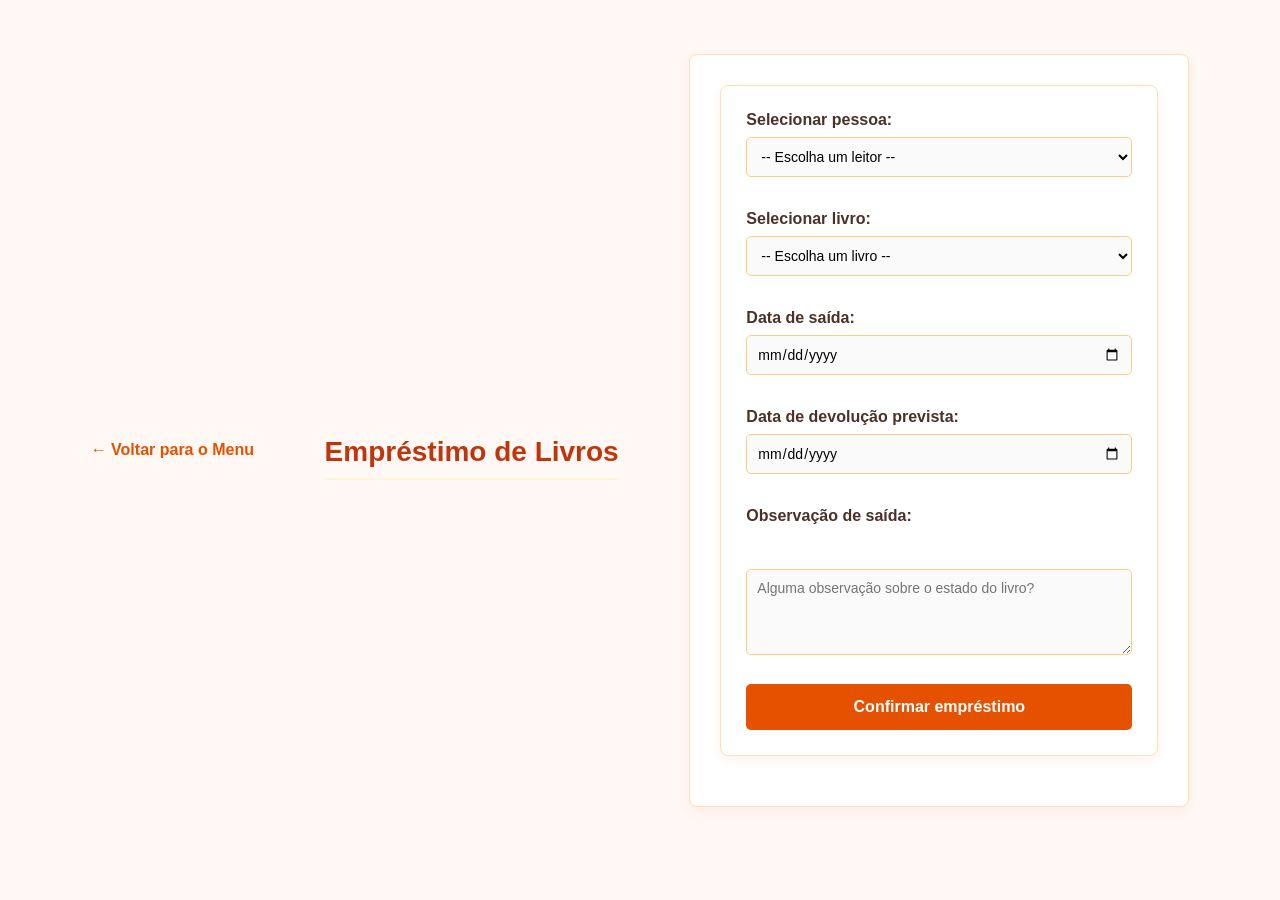
<file: BlibiOS/cadastrar-emprestimos.html>
<!DOCTYPE html>
<html lang="pt-BR">
<head>
    <meta charset="UTF-8">
    <title>BibliOS - Emprestimos</title>
    <link rel="stylesheet" href="style.css">
</head>
<body>
  <a href="index.php" class="link-voltar">← Voltar para o Menu</a>
    <h3 class="titulo-pagina-cadastro"> Empréstimo de Livros</h3>
<div class="caixa-formulario">
 <form action="salvar_emprestimo.php" method="post">
  <label for="leitor">Selecionar pessoa:</label>
  <select name="leitor" id="leitor" required>
    <option value="">-- Escolha um leitor --</option>
    <option value="1">João Silva</option>
    <option value="2">Maria Oliveira</option>
  </select>
  <br><br>
  <label for="livro">Selecionar livro:</label>
  <select name="livro" id="livro" required>
    <option value="">-- Escolha um livro --</option>
    <option value="1">O Senhor dos Anéis</option>
    <option value="2">1984 - George Orwell</option>
  </select>
  <br><br>
  <label for="data_saida">Data de saída:</label>
  <input type="date" id="data_saida" name="data_saida" required>
  <br><br>
  <label for="data_prevista">Data de devolução prevista:</label>
  <input type="date" id="data_prevista" name="data_prevista" required>
  <br><br>
  <label for="observacao_saida">Observação de saída:</label>
  <br><br>
  <textarea id="observacao_saida" name="observacao_saida" rows="4" placeholder="Alguma observação sobre o estado do livro?"></textarea>

  <button type="submit">Confirmar empréstimo</button>
  </form>
</div>
<br><br>
</body>
</html>
</file>
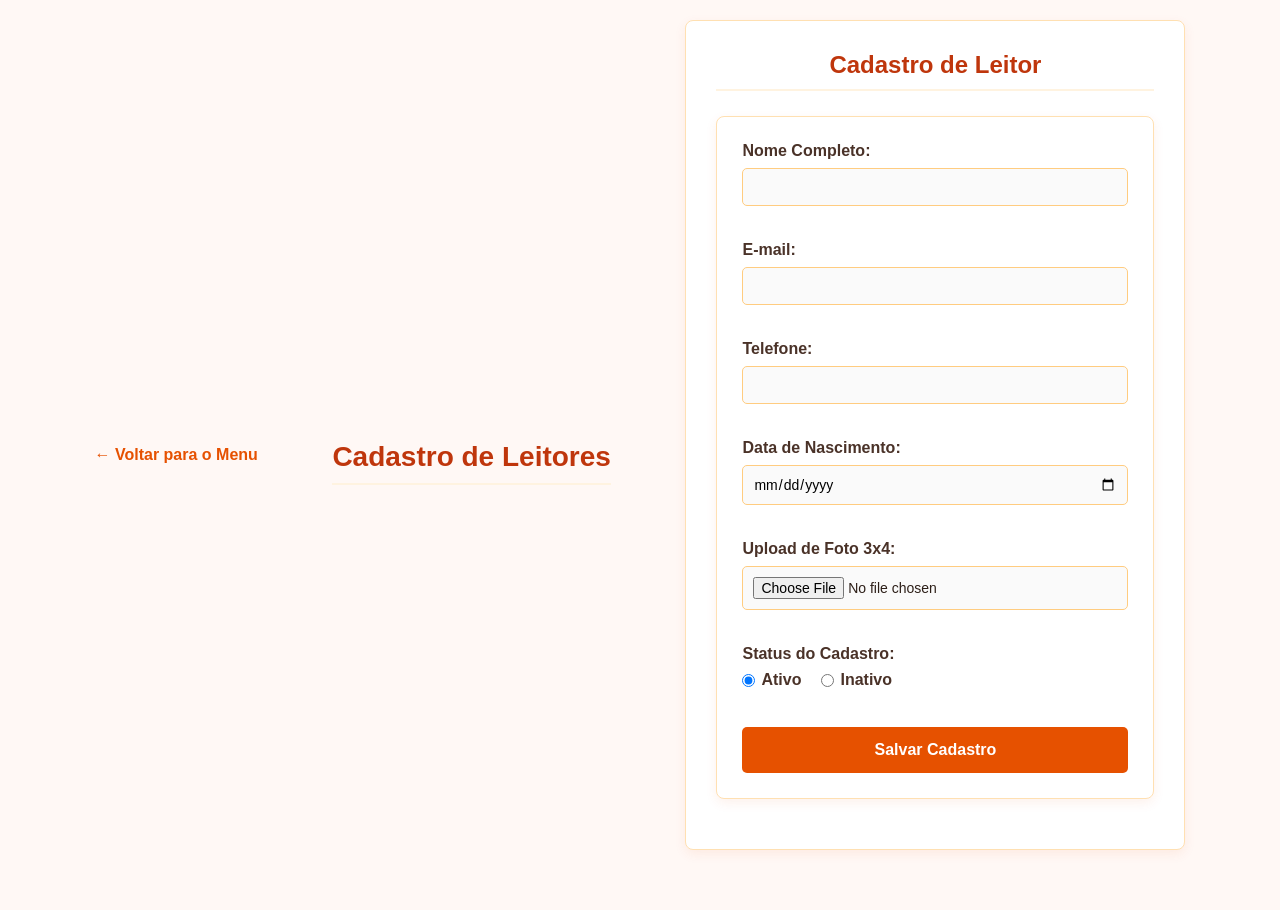
<file: BlibiOS/cadastro-leitores.html>
<!DOCTYPE html>
<html lang="pt-BR">
<head>
    <meta charset="UTF-8">
    <title>BibliOS - Cadastro de Leitores</title>
    <link rel="stylesheet" href="style.css">
</head>
<body>
    
    <a href="index.php" class="link-voltar">← Voltar para o Menu</a>
    
    <h3 class="titulo-pagina-cadastro"> Cadastro de Leitores</h3>
    <div class="caixa-formulario">
        <h2 class="titulo-formulario">Cadastro de Leitor</h2>
        
        <form action="leitor.php" method="POST" enctype="multipart/form-data">
            
            <div class="campo-grupo">
                <label for="nome" class="rotulo-principal">Nome Completo:</label>
                <input type="text" id="nome" name="nome_completo" class="caixa-entrada" required>
            </div>

            <div class="campo-grupo">
                <label for="email" class="rotulo-principal">E-mail:</label>
                <input type="email" id="email" name="email" class="caixa-entrada" required>
            </div>

            <div class="campo-grupo">
                <label for="telefone" class="rotulo-principal">Telefone:</label>
                <input type="tel" id="telefone" name="telefone" class="caixa-entrada" required>
            </div>

            <div class="campo-grupo">
                <label for="nascimento" class="rotulo-principal">Data de Nascimento:</label>
                <input type="date" id="nascimento" name="data_nascimento" class="caixa-entrada" required>
            </div>

            <div class="campo-grupo">
                <label for="foto" class="rotulo-principal">Upload de Foto 3x4:</label>
                <input type="file" id="foto" name="foto_leitor" class="caixa-entrada" accept="image/*" required>
            </div>

            <div class="campo-grupo">
                <label class="rotulo-principal">Status do Cadastro:</label>
                <div class="grupo-radio">
                    <label class="opcao-radio">
                        <input type="radio" name="status_leitor" value="Ativo" checked> Ativo
                    </label>
                    <label class="opcao-radio">
                        <input type="radio" name="status_leitor" value="Inativo"> Inativo
                    </label>
                </div>
            </div>

            <button type="submit" class="botao-salvar">Salvar Cadastro</button>

        </form>
    </div>

</body>
</html>

</html>
</file>
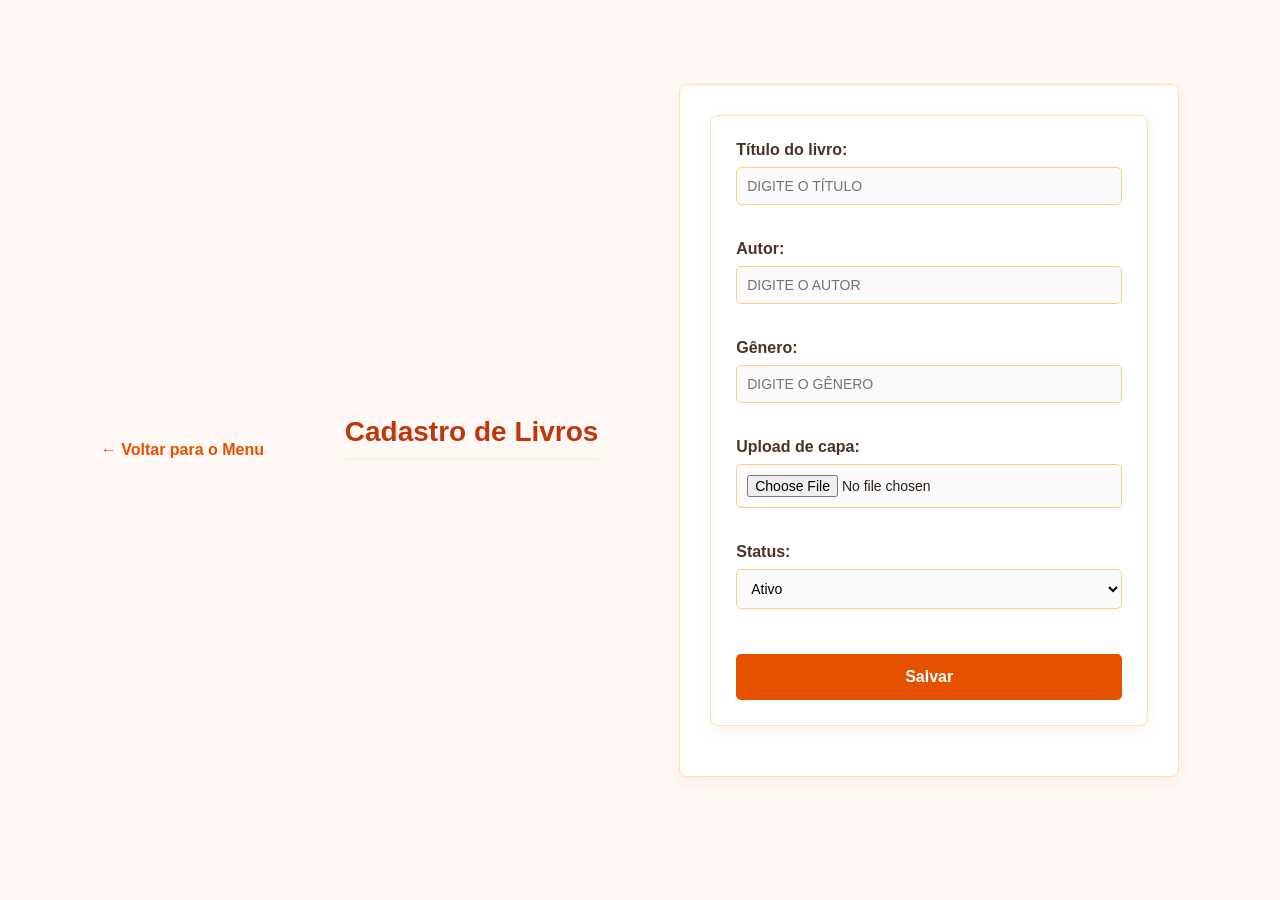
<file: BlibiOS/cadastro-livros.html>
<!DOCTYPE html>
<html lang="pt-BR">
<head>
    <meta charset="UTF-8">
    <title>BibliOS - Cadastro de Livros</title>
    <link rel="stylesheet" href="style.css">
</head>
<body>

    <a href="index.php" class="link-voltar">← Voltar para o Menu</a>

    
    <h1 class="titulo-pagina-cadastro">Cadastro de Livros</h1>

  
    <div class="caixa-formulario">
        
        <form action="salvar.php" method="post" enctype="multipart/form-data">
            
            <div class="campo-grupo">
                <label for="titulo" class="rotulo-principal">Título do livro:</label>
                <input type="text" id="titulo" name="titulo" class="caixa-entrada" placeholder="DIGITE O TÍTULO" required>
            </div>

            <div class="campo-grupo">
                <label for="autor" class="rotulo-principal">Autor:</label>
                <input type="text" id="autor" name="autor" class="caixa-entrada" placeholder="DIGITE O AUTOR" required>
            </div>

            <div class="campo-grupo">
                <label for="genero" class="rotulo-principal">Gênero:</label>
                <input type="text" id="genero" name="genero" class="caixa-entrada" placeholder="DIGITE O GÊNERO" required>
            </div>

            <div class="campo-grupo">
                <label for="capa" class="rotulo-principal">Upload de capa:</label>
                <input type="file" id="capa" name="capa" class="caixa-entrada" required>
            </div>

            <div class="campo-grupo">
                <label for="status" class="rotulo-principal">Status:</label>
              
                <select name="status" id="status" class="caixa-entrada" required>
                    <option value="ativo">Ativo</option>
                    <option value="inativo">Inativo</option>
                </select>
            </div>

            <button type="submit" class="botao-salvar">Salvar</button>
            
        </form>
        
    </div>

</body>
</html>
</file>
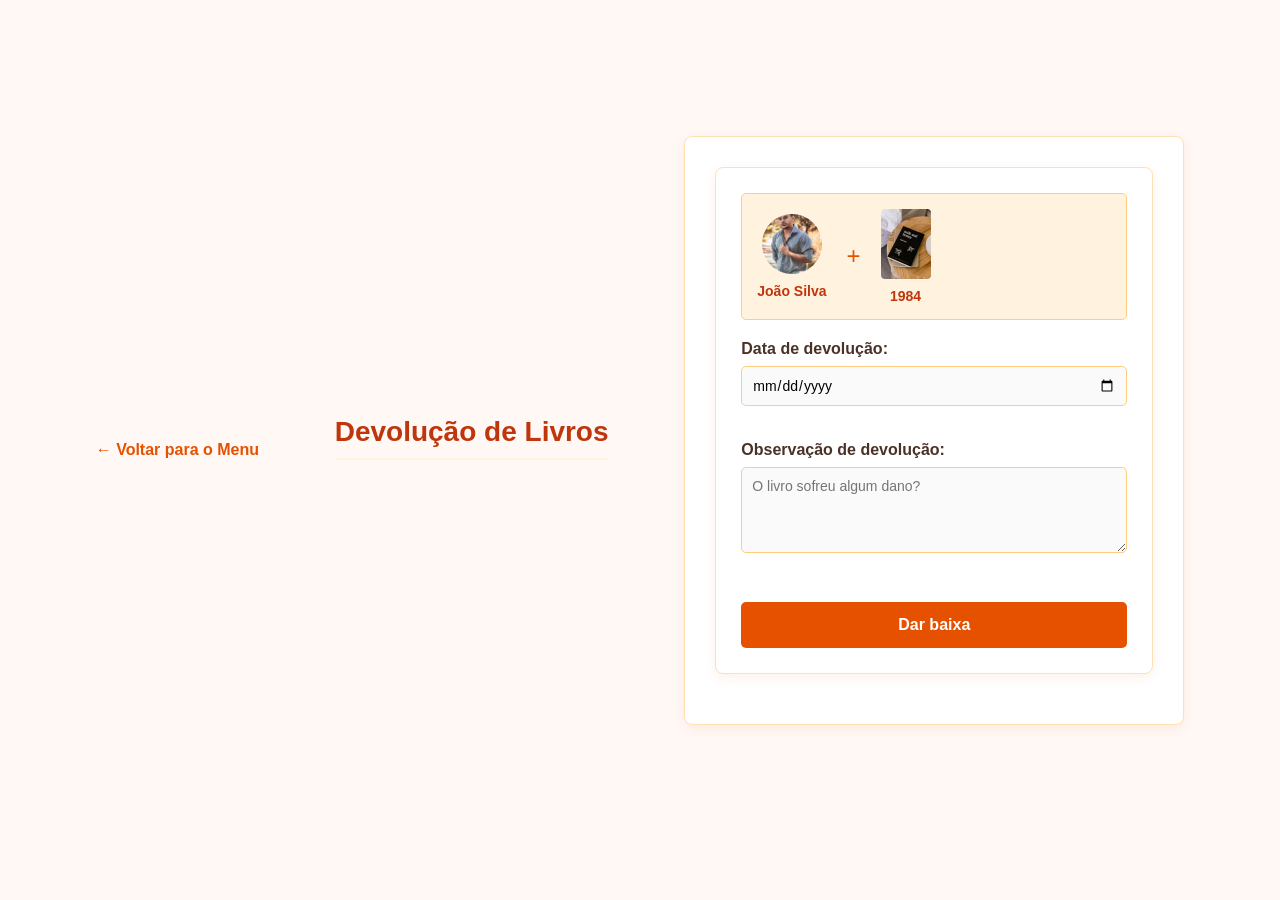
<file: BlibiOS/devolucao-livros.html>
<!DOCTYPE html>
<html lang="pt-BR">
<head>
    <!-- RESOLVE O BUG DOS CARACTERES ESTRANHOS (Acentuação) -->
    <meta charset="UTF-8">
    <title>BibliOS - Devolução de Livros</title>
    <link rel="stylesheet" href="style.css">
</head>
<body>

    <a href="index.php" class="link-voltar">← Voltar para o Menu</a>

    <h1 class="titulo-pagina-cadastro">Devolução de Livros</h1>

    <div class="caixa-formulario">
        
        <form action="salvar_devolucao.php" method="post">
          
            <!-- Bloco de resumo com as imagens e nomes lado a lado -->
            <div class="resumo-devolucao">
                <div class="resumo-item">
                    <img src="foto.jpg" alt="Foto do Leitor" width="60" height="60" class="foto-perfil">
                    <p>João Silva</p>
                </div>
                
                <div class="sinal-mais">+</div>
                
                <div class="resumo-item">
                    <img src="capa.jpg" alt="Capa do Livro" width="50" height="70" class="capa-livro">
                    <p>1984</p>
                </div>
            </div>

            <div class="campo-grupo">
                <label for="data_devolucao" class="rotulo-principal">Data de devolução:</label>
                <input type="date" id="data_devolucao" name="data_devolucao" class="caixa-entrada" required>
            </div>

            <div class="campo-grupo">
                <label for="observacao_devolucao" class="rotulo-principal">Observação de devolução:</label>
                <textarea id="observacao_devolucao" name="observacao_devolucao" class="caixa-textarea" rows="4" placeholder="O livro sofreu algum dano?"></textarea>
            </div>

            <button type="submit" class="botao-salvar">Dar baixa</button>
            
        </form>
        
    </div>

</body>
</html>
</file>
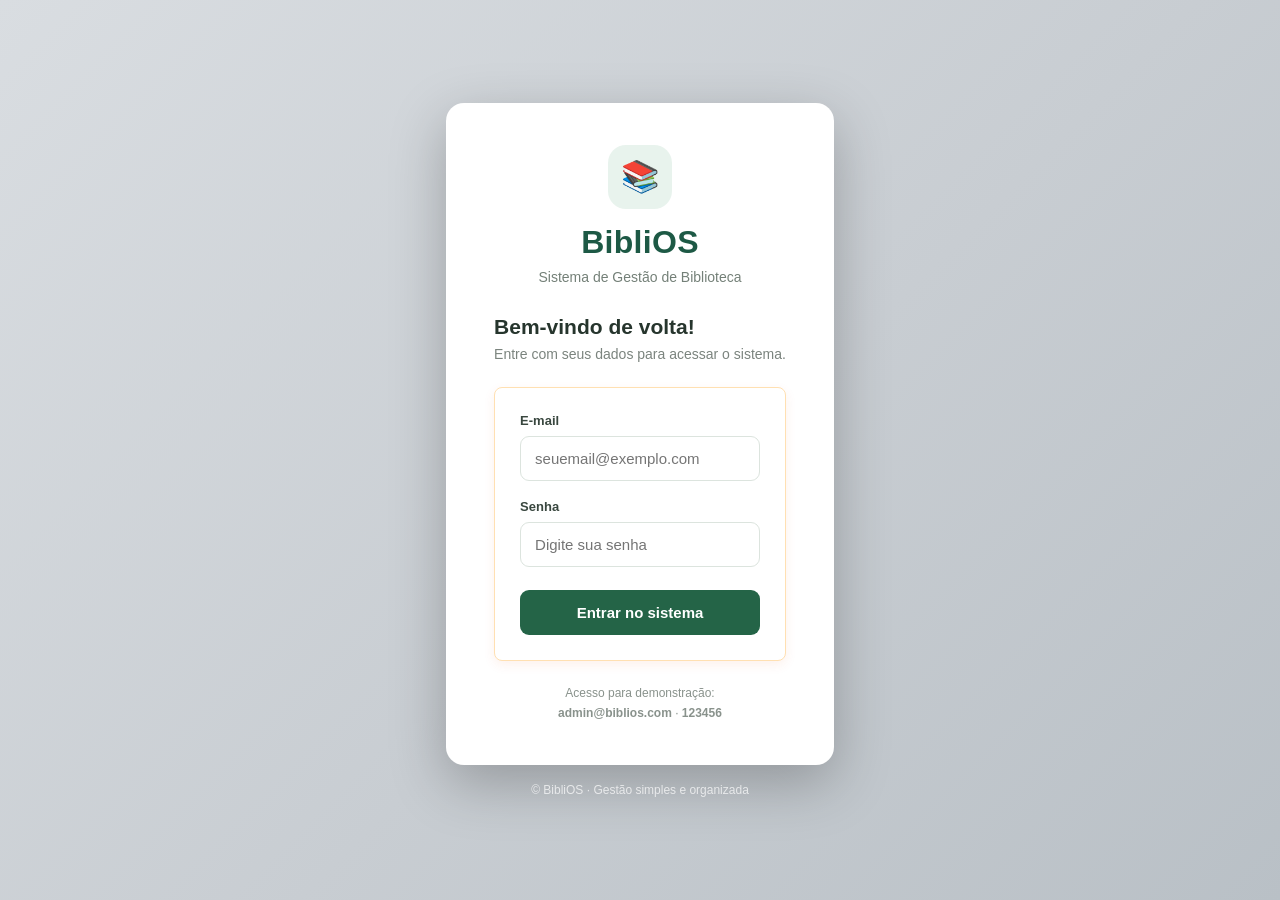
<file: BlibiOS/login.html>
<!DOCTYPE html>
<html lang="pt-BR">
<head>
  <meta charset="UTF-8">
  <meta name="viewport" content="width=device-width, initial-scale=1.0">
  <title>BibliOS | Login</title>
  <link rel="stylesheet" href="style.css">
</head>
<body class="login-page">
  <main>
    <section class="login-card">
      <div class="login-brand">
        <div class="login-icon">📚</div>
        <h1>BibliOS</h1>
        <p>Sistema de Gestão de Biblioteca</p>
      </div>
      <h2>Bem-vindo de volta!</h2>
      <p class="login-intro">Entre com seus dados para acessar o sistema.</p>
      <div class="login-error" id="loginError" role="alert">E-mail ou senha incorretos. Tente novamente.</div>
      <form id="loginForm">
        <div class="login-field">
          <label for="email">E-mail</label>
          <input type="email" id="email" placeholder="seuemail@exemplo.com" autocomplete="username" required>
        </div>
        <div class="login-field">
          <label for="senha">Senha</label>
          <input type="password" id="senha" placeholder="Digite sua senha" autocomplete="current-password" required>
        </div>
        <button class="login-submit" type="submit">Entrar no sistema</button>
      </form>
      <p class="login-demo">Acesso para demonstração:<br><strong>admin@biblios.com</strong> · <strong>123456</strong></p>
    </section>
    <p class="login-footer">© BibliOS · Gestão simples e organizada</p>
  </main>
  <script>
    document.getElementById('loginForm').addEventListener('submit', function(event) {
      event.preventDefault();
      const email = document.getElementById('email').value.trim().toLowerCase();
      const senha = document.getElementById('senha').value;
      if (email === 'admin@biblios.com' && senha === '123456') {
        window.location.href = 'painel.html';
      } else {
        document.getElementById('loginError').style.display = 'block';
      }
    });
  </script>
</body>
</html>
</file>
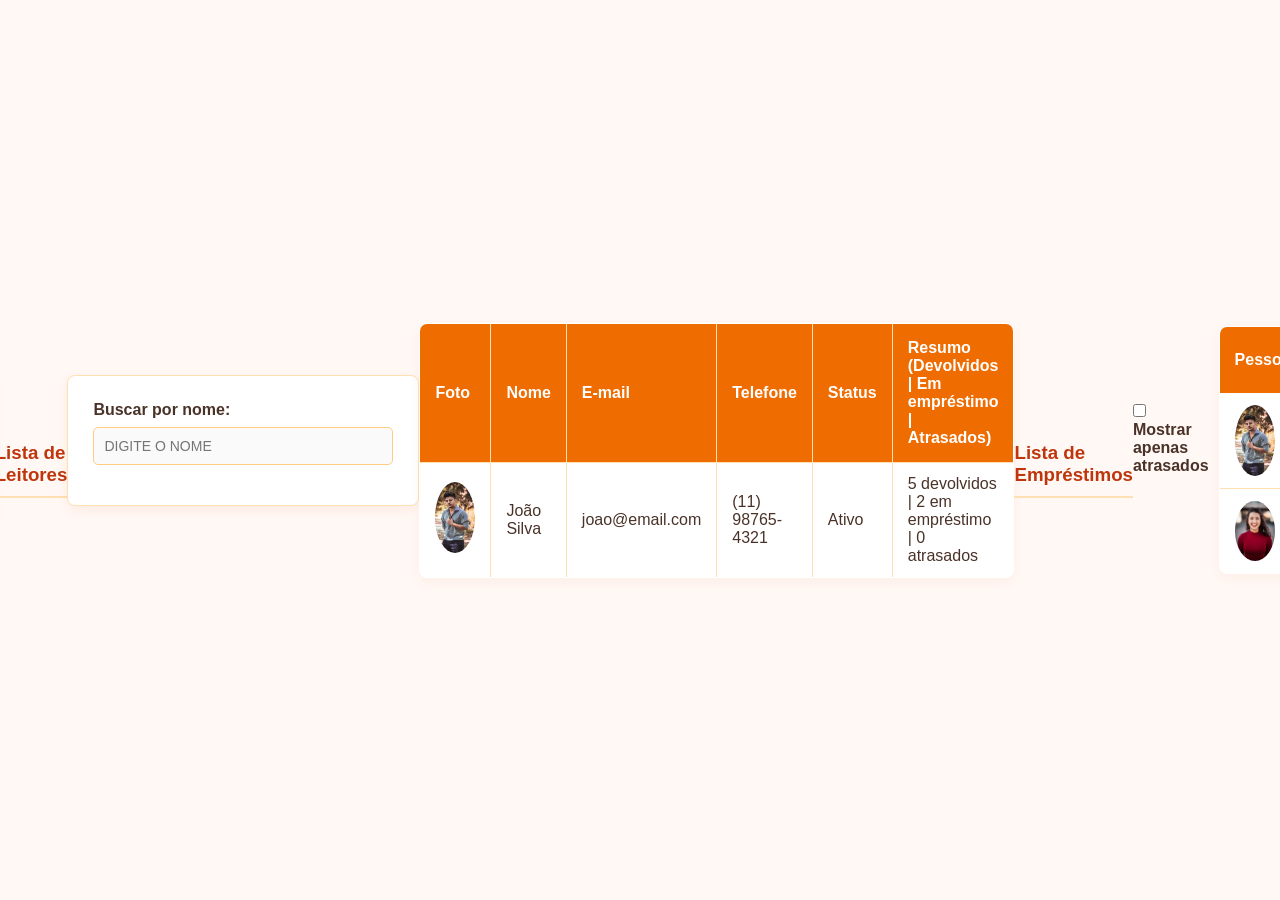
<file: BlibiOS/painel.html>
<!DOCTYPE html>
<html lang="pt-BR">
<head>
    <meta charset="UTF-8">
    <title>BibliOS - Painel</title>
    <link rel="stylesheet" href="style.css">
</head>
<body>
    <a href="index.php" class="link-voltar">← Sair</a>

    <h1 class="titulo-sistema">BibliOS</h1>
    <p class="subtitulo-sistema">Sistema de Gestão de Biblioteca</p>

    <a href="leitores.html" class="menu-card">
                <span class="icone-card">👨‍👩‍👧‍👦</span>
                <span class="texto-card">leitores</span>
            </a>
    <a href="leitores.html" class="menu-card">
                <span class="icone-card"></span>
                <span class="texto-card">Emprestimos</span>
            </a>
    <a href="leitores.html" class="menu-card">
                <span class="icone-card">📚</span>
                <span class="texto-card">Acervo</span>
            </a>
<h3> Lista de Leitores</h3>
<form>

<label for="busca">Buscar por nome:</label>
<input type="text" id="busca" name="busca" placeholder="DIGITE O NOME">
</form>
<br><br>

<table border="5">
  <tr>
    <th>Foto</th>
    <th>Nome</th>
    <th>E-mail</th>
    <th>Telefone</th>
    <th>Status</th>
    <th>Resumo (Devolvidos | Em empréstimo | Atrasados)</th>
  </tr>
  <tr>
    <td><img src="foto.jpg" alt="Foto" width="40"></td>
    <td>João Silva</td>
    <td>joao@email.com</td>
    <td>(11) 98765-4321</td>
    <td>Ativo</td>
    <td>5 devolvidos | 2 em empréstimo | 0 atrasados</td>
  </tr>
</table>
<br><br>
<h3>Lista de Empréstimos</h3>

<form class="filtro-simples">
  <label for="filtro_atrasados">
    <input type="checkbox" id="filtro_atrasados" name="filtro_atrasados"> 
    Mostrar apenas atrasados
  </label>
</form>

<table>
  <tr>
    <th>Pessoa</th>
    <th>Livro</th>
    <th>Data de Saída</th>
    <th>Data Prevista</th>
    <th>Situação</th>
  </tr>
  <tr>
    <td>
      <div class="info-tabela">
        <img src="foto.jpg" alt="Foto" width="40" class="foto-perfil"> 
        João Silva
      </div>
    </td>
    <td>
      <div class="info-tabela">
        <img src="capa.jpg" alt="Capa" width="30" class="capa-livro"> 
        O Senhor dos Anéis
      </div>
    </td>
    <td>10/10/2023</td>
    <td>24/10/2023</td>
    <td><span class="badge entregue">Entregue</span></td>
  </tr>
  <tr>
    <td>
      <div class="info-tabela">
        <img src="foto2.jpg" alt="Foto" width="40" class="foto-perfil"> 
        Maria Oliveira
      </div>
    </td>
    <td>
      <div class="info-tabela">
        <img src="capa2.jpg" alt="Capa" width="30" class="capa-livro"> 
        Casa assombrada
      </div>
    </td>
    <td>01/10/2023</td>
    <td>15/10/2023</td>
    <td><span class="badge atrasado">Atrasado</span></td>
  </tr>
</table>

<br><br>

</body>
<footer>
    <a href="quem-somos.html">Quem somos nós</a>
</footer>
</html>
</file>
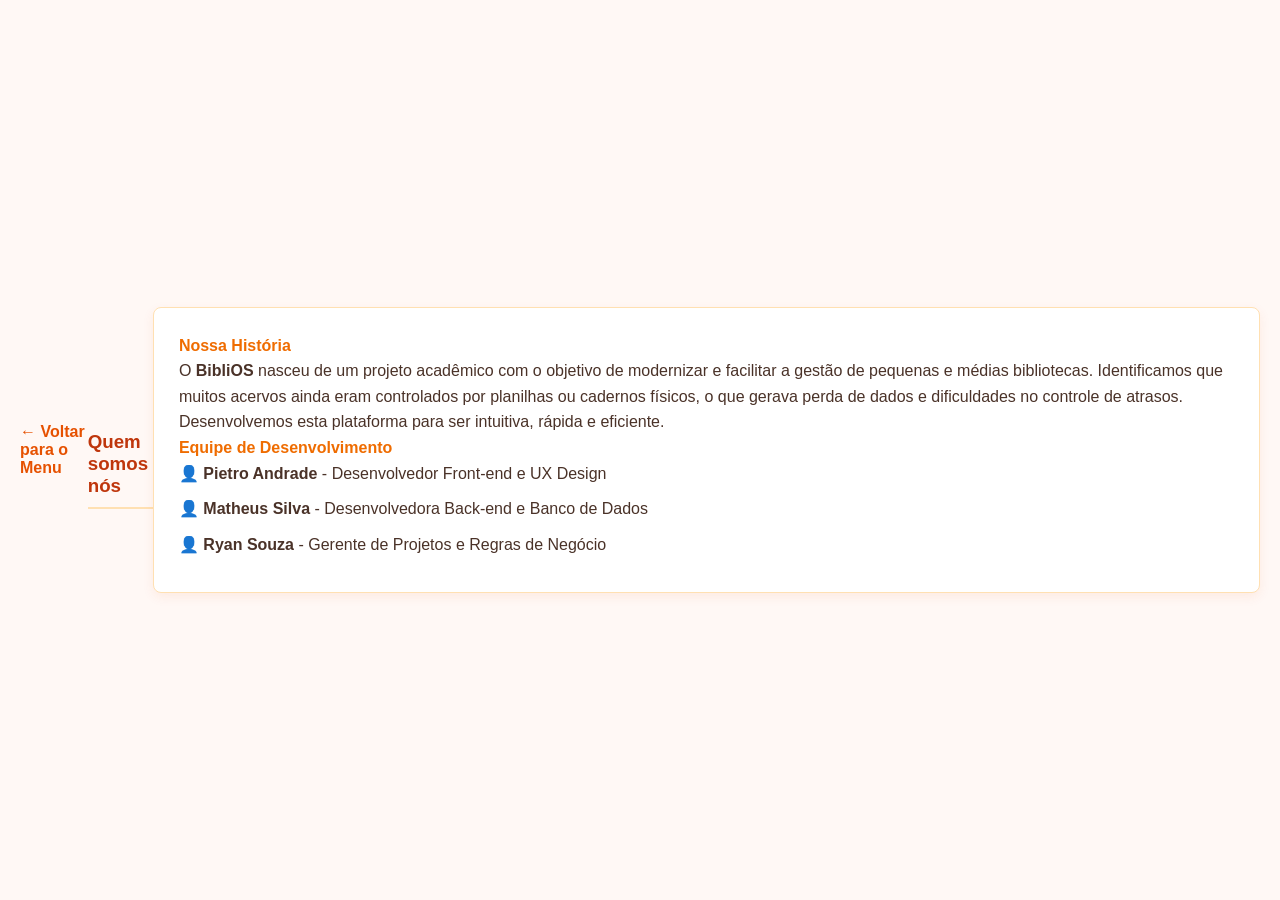
<file: BlibiOS/quem-somos.html>
<!DOCTYPE html>
<html lang="pt-BR">
<head>
    <meta charset="UTF-8">
    <title>BibliOS - Quem somos nós</title>
    <link rel="stylesheet" href="style.css">
</head>
<body>
  <a href="index.php" class="link-voltar">← Voltar para o Menu</a>
    <h3>Quem somos nós</h3>

<div class="caixa-sobre">
  <h4>Nossa História</h4>
  <p>O <strong>BibliOS</strong> nasceu de um projeto acadêmico com o objetivo de modernizar e facilitar a gestão de pequenas e médias bibliotecas. Identificamos que muitos acervos ainda eram controlados por planilhas ou cadernos físicos, o que gerava perda de dados e dificuldades no controle de atrasos. Desenvolvemos esta plataforma para ser intuitiva, rápida e eficiente.</p>
  
  <h4>Equipe de Desenvolvimento</h4>
  <ul>
    <li><strong>👤 Pietro Andrade</strong> - Desenvolvedor Front-end e UX Design</li>
    <li><strong>👤 Matheus Silva</strong> - Desenvolvedora Back-end e Banco de Dados</li>
    <li><strong>👤 Ryan Souza</strong> - Gerente de Projetos e Regras de Negócio</li>
  </ul>
</div>
</body>
</html>
</file>
<file: BlibiOS/style.css>
/* =========================================
   PALETA DE CORES (Identidade Visual)
   - Laranja Destaque (Principal): #E65100 / #EF6C00
   - Laranja Suave / Hover:        #F57C00 / #FF9800
   - Laranja Pastel (Fundos):      #FFF3E0 / #FFE0B2
   - Texto Escuro / Contraste:     #2D1F18
   ========================================= */

/* =========================================
   1. RESET E CONFIGURAÇÕES GERAIS
   ========================================= */
* {
    margin: 0;
    padding: 0;
    box-sizing: border-box; /* Garante alinhamento preciso das caixas */
}

body {
    font-family: Arial, sans-serif;
    background-color: #FFF8F5; /* Fundo pastel super suave */
    color: #2D1F18;            /* Texto contrastante amigável */
    padding: 20px;
}

h3 {
    font-family: Arial, sans-serif;
    color: #BF360C;            /* Laranja terroso forte */
    border-bottom: 2px solid #FFE0B2;
    padding-bottom: 10px;
    margin-top: 40px;
}

/* =========================================
   2. TELA INICIAL (index.html)
   ========================================= */
.titulo-sistema {
    text-align: center;
    color: #BF360C;            /* Laranja forte e legível */
    font-size: 36px;
    margin-top: 40px;
    margin-bottom: 5px;
}

.subtitulo-sistema {
    text-align: center;
    color: #A0522D;            /* Laranja amarronzado suave */
    margin-bottom: 40px;
}

.menu-blocos {
    text-align: center;
    max-width: 800px;
    margin: 0 auto;
}

.botao-atalho {
    display: inline-block;
    background-color: #ffffff;
    color: #E65100;
    text-decoration: none;
    font-size: 20px;
    font-weight: bold;
    width: 200px;
    padding: 40px 5px;
    margin: 10px;
    border: 2px solid #E65100;
    border-radius: 8px;
    text-align: center;
    transition: all 0.3s ease;
    box-shadow: 0 4px 6px rgba(230, 81, 0, 0.08);
}

.botao-atalho:hover {
    background-color: #E65100;
    color: #ffffff;
    transform: translateY(-2px);
    box-shadow: 0 6px 12px rgba(230, 81, 0, 0.2);
}

.link-voltar {
    display: inline-block;
    margin: 20px auto;
    color: #E65100;
    text-decoration: none;
    font-weight: bold;
    transition: color 0.2s;
}

.link-voltar:hover {
    color: #BF360C;
}

/* =========================================
   3. FORMULÁRIOS E ENTRADAS DE DADOS
   ========================================= */
form {
    background-color: #ffffff;
    padding: 25px;
    border-radius: 8px;
    box-shadow: 0 4px 12px rgba(230, 81, 0, 0.08);
    border: 1px solid #FFE0B2;
    max-width: 500px;
    font-family: Arial, sans-serif;
    margin: 0 auto 20px auto;
}

.caixa-formulario {
    background-color: #ffffff;
    width: 100%;
    max-width: 500px;
    margin: 0 auto 40px auto;
    padding: 30px;
    border: 1px solid #FFE0B2;
    border-radius: 8px;
    box-shadow: 0 4px 12px rgba(230, 81, 0, 0.08);
    text-align: left;
}

.titulo-formulario, 
.titulo-pagina-cadastro {
    text-align: center;
    color: #BF360C;
    margin-bottom: 25px;
    border-bottom: 2px solid #FFF3E0;
    padding-bottom: 10px;
}

.titulo-pagina-cadastro {
    font-size: 28px;
}

.campo-grupo {
    margin-bottom: 20px;
}

.campo-grupo .rotulo-principal,
form label {
    display: block;
    font-weight: bold;
    margin-bottom: 8px;
    color: #4A3228;
}

/* Campos de entrada padrão */
.caixa-entrada,
form input[type="text"],
form input[type="date"],
form select,
form input[type="file"],
form textarea,
.caixa-textarea {
    width: 100%;
    padding: 10px;
    margin-bottom: 15px;
    border: 1px solid #FFCC80;  /* Borda laranja pastel */
    border-radius: 5px;
    box-sizing: border-box;
    font-size: 14px;
    font-family: Arial, sans-serif;
    background-color: #FAFAFA;
    transition: border-color 0.3s, box-shadow 0.3s;
}

.caixa-textarea {
    resize: vertical;
}

form input:focus, 
form select:focus, 
form textarea:focus,
.caixa-entrada:focus,
.caixa-textarea:focus {
    border-color: #EF6C00;      /* Destaque laranja ao focar */
    background-color: #ffffff;
    box-shadow: 0 0 0 3px rgba(239, 108, 0, 0.15);
    outline: none;
}

/* Formulário de filtro simples (Sem card branco) */
form.filtro-simples {
    background: none;
    box-shadow: none;
    border: none;
    padding: 0;
    margin-bottom: 15px;
}

form.filtro-simples label {
    display: inline-block;
    cursor: pointer;
    margin-right: 10px;
}

form input[type="text"]#busca,
form input#busca {
    width: 300px;
    display: inline-block;
}

/* Opções tipo Radio */
.grupo-radio {
    display: flex;
    gap: 20px;
    margin-top: 5px;
}

.opcao-radio {
    display: flex;
    align-items: center;
    gap: 6px;
    cursor: pointer;
    color: #4A3228;
}

/* Botões */
form button,
.botao-salvar {
    background-color: #E65100;  /* Laranja vibrante corporativo */
    color: #ffffff;
    border: none;
    padding: 14px 20px;
    font-size: 16px;
    font-weight: bold;
    width: 100%;
    border-radius: 5px;
    cursor: pointer;
    margin-top: 10px;
    transition: background-color 0.3s;
}

form button:hover,
.botao-salvar:hover {
    background-color: #BF360C;  /* Laranja mais escuro no hover */
}

/* =========================================
   4. TABELAS DE LISTAGEM
   ========================================= */
table {
    width: 100%;
    border-collapse: collapse;
    font-family: Arial, sans-serif;
    background-color: #ffffff;
    box-shadow: 0 4px 12px rgba(230, 81, 0, 0.06);
    border-radius: 8px;
    overflow: hidden;
    border: 1px solid #FFE0B2;
}

table th {
    background-color: #EF6C00;  /* Cabeçalho Laranja Forte */
    color: white;
    text-align: left;
    padding: 15px;
    font-weight: bold;
}

table td {
    padding: 12px 15px;
    border-bottom: 1px solid #FFE0B2;
    color: #4A3228;
    vertical-align: middle;
}

table tr:last-child td {
    border-bottom: none;
}

table tr:hover {
    background-color: #FFF3E0;  /* Destaque da linha em Laranja Pastel */
}

.info-tabela {
    display: flex;
    align-items: center;
    gap: 10px;
}

.foto-perfil,
table img {
    border-radius: 50%;
    object-fit: cover;
}

.capa-livro {
    border-radius: 4px;
    object-fit: cover;
}

/* Badges / Etiquetas de Status */
.badge {
    color: white;
    padding: 5px 12px;
    border-radius: 12px;
    font-size: 12px;
    font-weight: bold;
    display: inline-block;
}

.badge.entregue { background-color: #2E7D32; }  /* Verde para Entregue */
.badge.andamento { background-color: #EF6C00; } /* Laranja para Em Andamento */
.badge.atrasado { background-color: #C62828; }  /* Vermelho para Atrasado */

/* =========================================
   5. COMPONENTES ESPECÍFICOS
   ========================================= */
.resumo-devolucao {
    display: flex;
    gap: 20px;
    margin-bottom: 20px;
    align-items: center;
    background: #FFF3E0;        /* Fundo Laranja Pastel */
    padding: 15px;
    border-radius: 5px;
    border: 1px solid #FFCC80;
}

.resumo-item {
    text-align: center;
}

.resumo-item p {
    margin: 5px 0 0;
    font-weight: bold;
    font-size: 14px;
    color: #BF360C;
}

.sinal-mais {
    font-size: 24px;
    color: #E65100;
}

.caixa-sobre {
    background-color: #ffffff;
    padding: 25px;
    border-radius: 8px;
    box-shadow: 0 4px 12px rgba(230, 81, 0, 0.08);
    border: 1px solid #FFE0B2;
    font-family: Arial, sans-serif;
    line-height: 1.6;
    color: #4A3228;
}

.caixa-sobre h4 {
    color: #EF6C00;
    margin-top: 0;
}

.caixa-sobre ul {
    list-style-type: none;
    padding: 0;
}

.caixa-sobre li {
    margin-bottom: 10px;
}

/* --- ESTILOS DA TELA DE SUCESSO --- */
.caixa-sucesso {
    background-color: #ffffff;
    width: 100%;
    max-width: 500px;
    margin: 40px auto;
    padding: 30px;
    border: 1px solid #FFE0B2;
    border-radius: 8px;
    box-shadow: 0 4px 12px rgba(230, 81, 0, 0.08);
}

.mensagem-sucesso {
    color: #2E7D32; /* Mantém o verde para indicar sucesso */
    text-align: center;
    font-size: 24px;
    margin-bottom: 25px;
    border-bottom: 2px solid #FFF3E0;
    padding-bottom: 15px;
}

.info-grupo {
    margin-bottom: 12px;
    font-size: 16px;
    line-height: 1.5;
    color: #4A3228;
}

.info-grupo strong {
    color: #BF360C;
}

.capa-container {
    text-align: center;
    margin-top: 20px;
    margin-bottom: 25px;
    background-color: #FFF3E0;
    padding: 15px;
    border-radius: 6px;
    border: 1px dashed #FFCC80;
}

.capa-container p {
    font-weight: bold;
    color: #BF360C;
    margin-bottom: 10px;
}

.imagem-capa {
    max-width: 180px;
    height: auto;
    border-radius: 4px;
    box-shadow: 0 2px 8px rgba(230, 81, 0, 0.15);
}

.botao-voltar-sucesso,
.botao-voltar {
    display: block;
    background-color: #E65100;
    color: #ffffff;
    text-decoration: none;
    text-align: center;
    padding: 12px;
    font-size: 16px;
    font-weight: bold;
    border-radius: 4px;
    margin-top: 15px;
    transition: background-color 0.3s;
}

.botao-voltar-sucesso:hover,
.botao-voltar:hover {
    background-color: #BF360C;
}
/* =========================================
   REFORMULAÇÃO DA TELA INICIAL (Dashboard)
   ========================================= */

/* Centraliza todo o conteúdo da página inicial na tela */
.dashboard-corpo {
    max-width: 900px;
    margin: 40px auto;
    padding: 20px;
    text-align: center;
}

/* Container moderno que organiza os botões lado a lado automaticamente */
.dashboard-grid {
    display: grid;
    grid-template-columns: repeat(auto-fit, minmax(220px, 1fr));
    gap: 25px;
    margin-top: 40px;
    padding: 10px;
}

/* Novo estilo dos Botões Grandes de Atalho */
.menu-card {
    background-color: #ffffff;
    border: 2px solid #FFE0B2;
    border-radius: 12px;
    padding: 35px 20px;
    text-decoration: none;
    color: #2D1F18;
    display: flex;
    flex-direction: column;
    align-items: center;
    justify-content: center;
    box-shadow: 0 4px 10px rgba(230, 81, 0, 0.05);
    transition: all 0.2s ease-in-out;
}

/* Efeito ao passar o mouse: o bloco sobe de leve e ganha destaque laranja */
.menu-card:hover {
    transform: translateY(-5px);
    border-color: #E65100;
    box-shadow: 0 8px 20px rgba(230, 81, 0, 0.15);
}

/* Estilo para os ícones grandes em cima do texto */
.menu-card .icone-card {
    font-size: 45px;
    margin-bottom: 15px;
    display: block;
}

/* Estilo para o texto do botão */
.menu-card .texto-card {
    font-size: 18px;
    font-weight: bold;
    color: #4A3228;
}

/* Estilo do rodapé com o nome do usuário logado */
.rodape-usuario {
    margin-top: 50px;
    color: #A0522D;
    font-size: 14px;
}
body.login-page{min-height:100vh;margin:0;padding:24px;display:flex;align-items:center;justify-content:center;
      background:linear-gradient(135deg,#d9dde1 0%,#c8cdd2 55%,#b9c0c6 100%);font-family:Arial,sans-serif}
    .login-card{width:100%;max-width:520px;background:#fff;padding:42px 48px;border-radius:18px;
      box-shadow:0 18px 55px rgba(0,0,0,.25)}
    .login-brand{text-align:center;margin-bottom:30px}
    .login-icon{width:64px;height:64px;margin:0 auto 15px;border-radius:18px;background:#e8f3ed;
      display:flex;align-items:center;justify-content:center;font-size:31px}
    .login-brand h1{margin:0;color:#1d5945;font-size:32px;letter-spacing:.3px}
    .login-brand p{margin:8px 0 0;color:#748078;font-size:14px}
    .login-card h2{font-size:21px;color:#26352d;margin:0 0 7px}
    .login-intro{font-size:14px;color:#7b847e;margin:0 0 25px}
    .login-field{margin-bottom:18px}
    .login-field label{display:block;font-size:13px;font-weight:700;color:#39473f;margin-bottom:8px}
    .login-field input{width:100%;padding:13px 14px;border:1px solid #dce4de;border-radius:9px;
      font-size:15px;outline:none;box-sizing:border-box}
    .login-field input:focus{border-color:#2d7658;box-shadow:0 0 0 3px rgba(45,118,88,.12)}
    .login-submit{width:100%;border:0;border-radius:9px;padding:14px;background:#246447;color:#fff;
      font-size:15px;font-weight:700;cursor:pointer;margin-top:5px}
    .login-submit:hover{background:#194d35}
    .login-error{display:none;color:#b42318;background:#fff0ef;border-radius:8px;padding:10px 12px;
      font-size:13px;margin:0 0 15px}
    .login-demo{text-align:center;font-size:12px;color:#89928c;margin-top:22px;line-height:1.7}
    .login-footer{text-align:center;color:rgba(255,255,255,.7);font-size:12px;margin-top:18px}
    @media(max-width:480px){.login-card{padding:32px 24px}}

    body {
            display: flex;
            align-items: center;
            justify-content: center;
            min-height: 100vh;
            background-color: #FFF8F5;
        }
        .erro-login {
            color: #C62828;
            background-color: #FFEBEE;
            padding: 10px;
            border-radius: 4px;
            margin-bottom: 15px;
            text-align: center;
            font-weight: bold;
            font-size: 14px;
            border: 1px solid #FFCDD2;
        }
</file>
